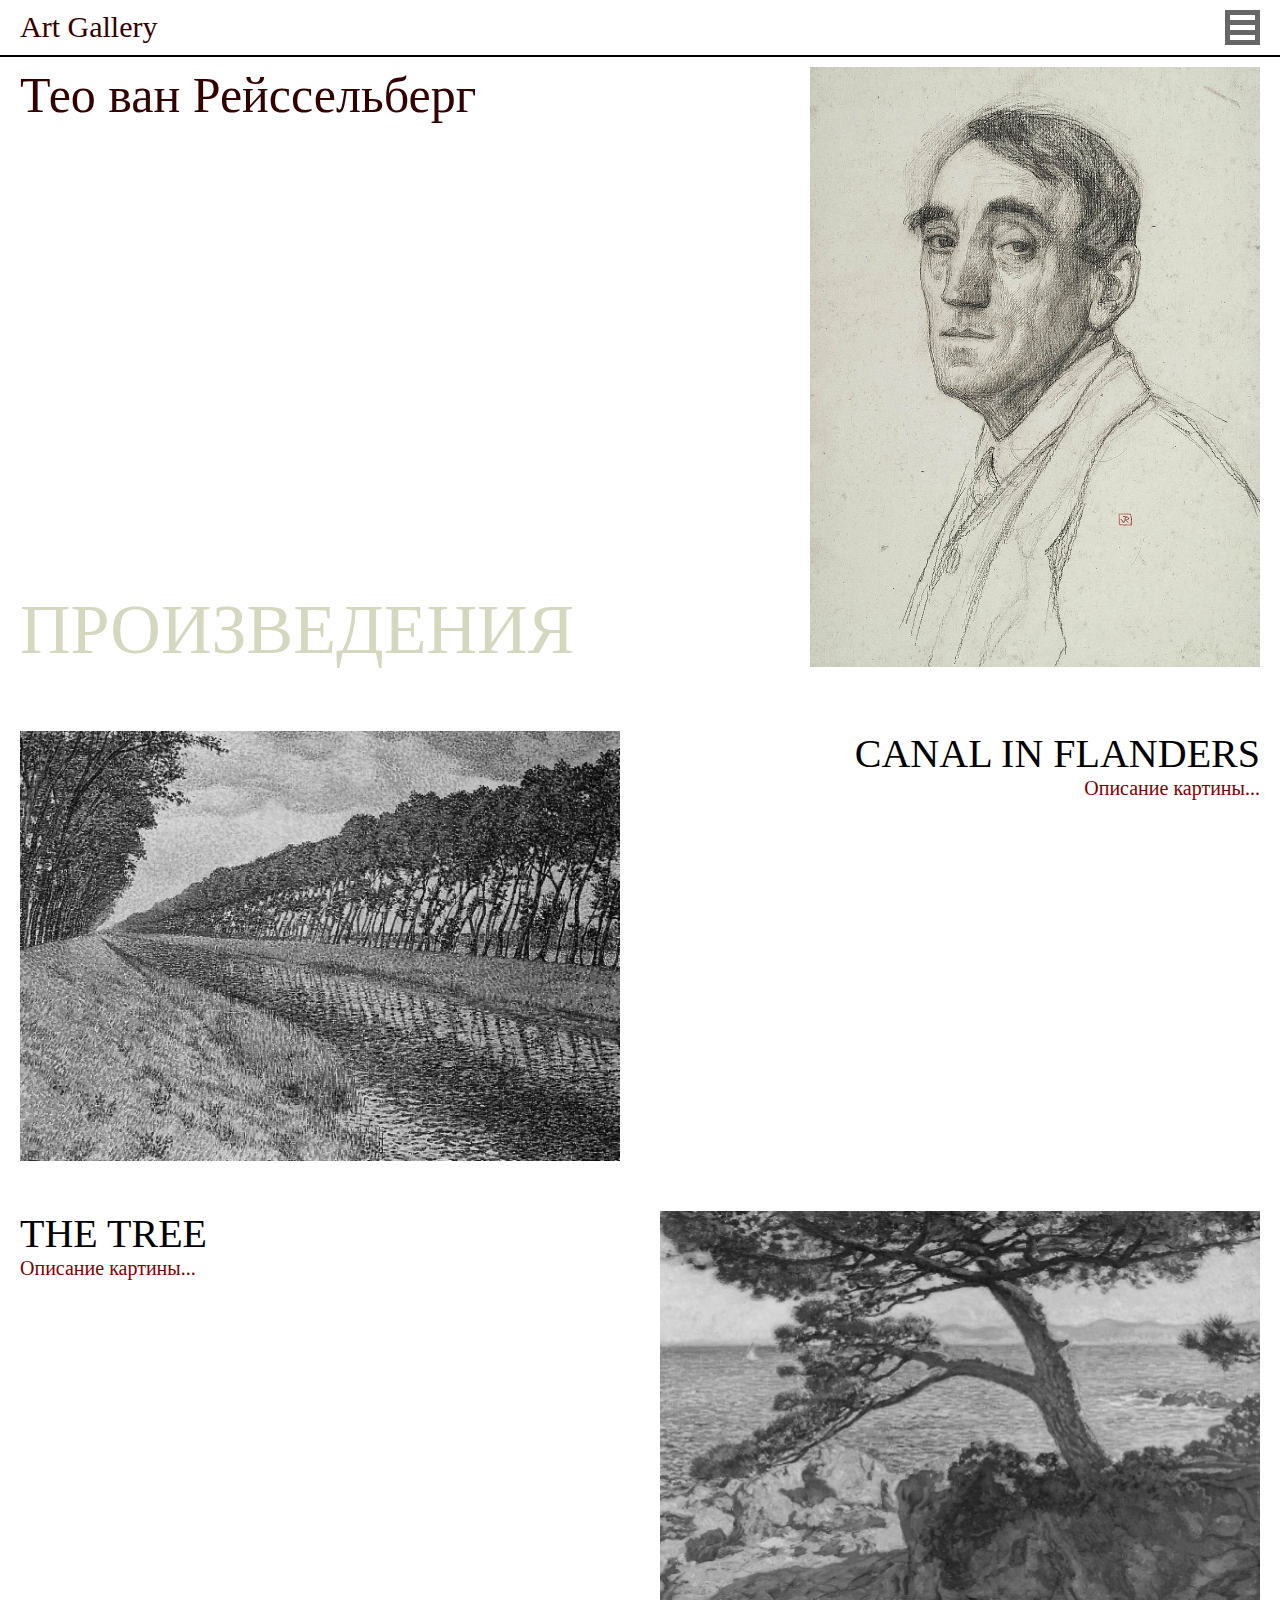
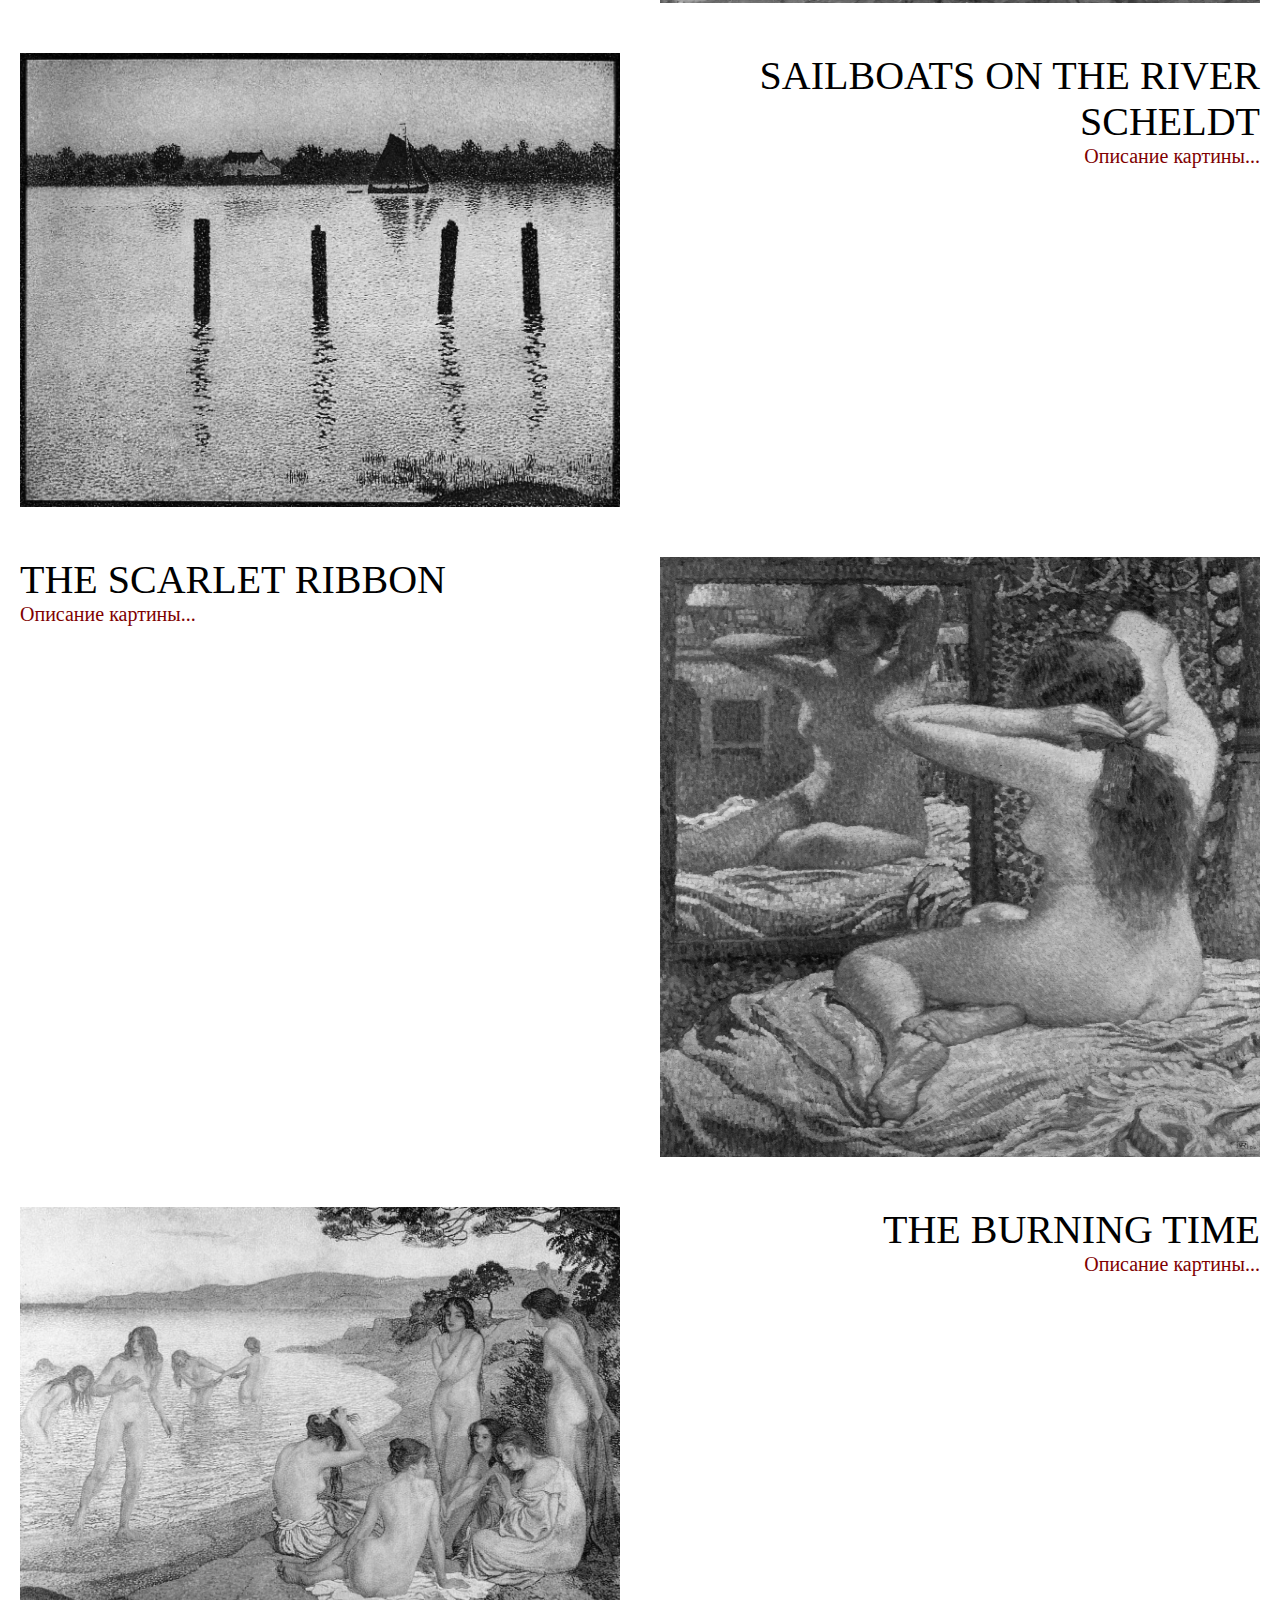
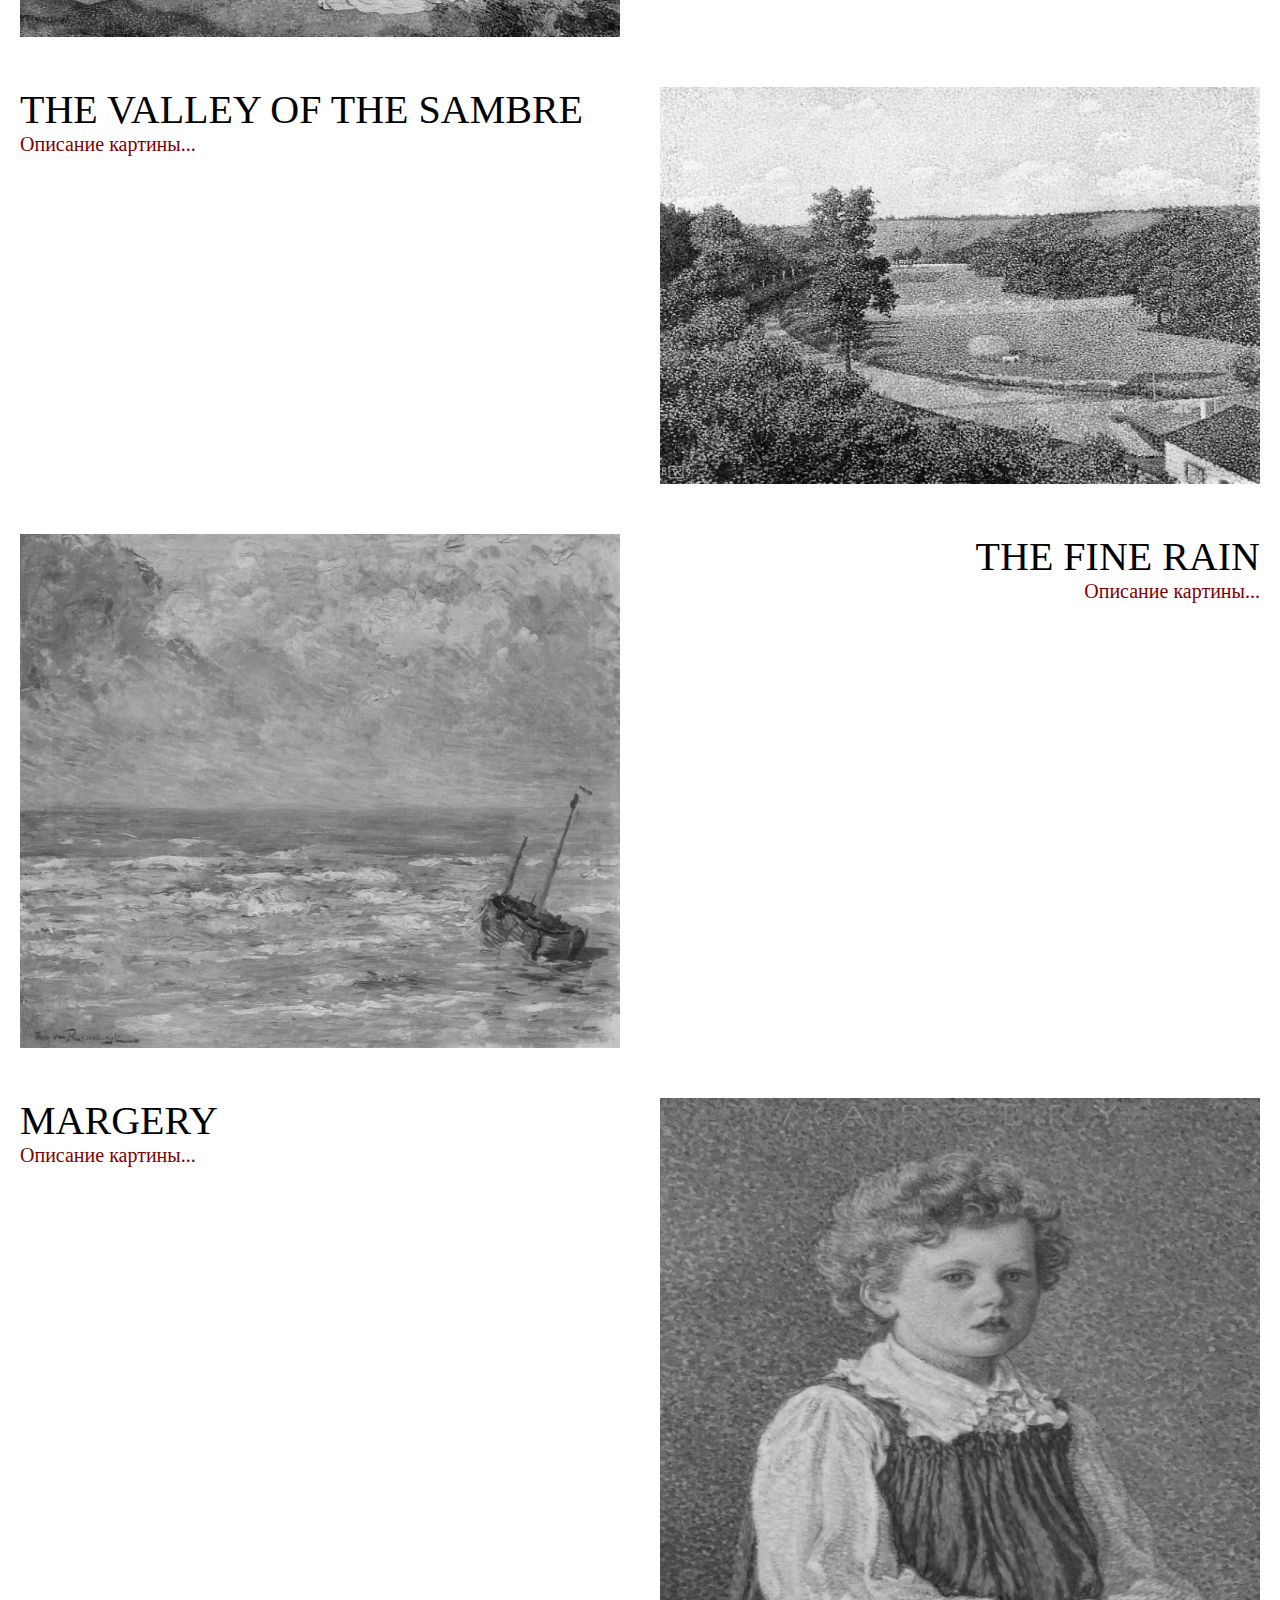
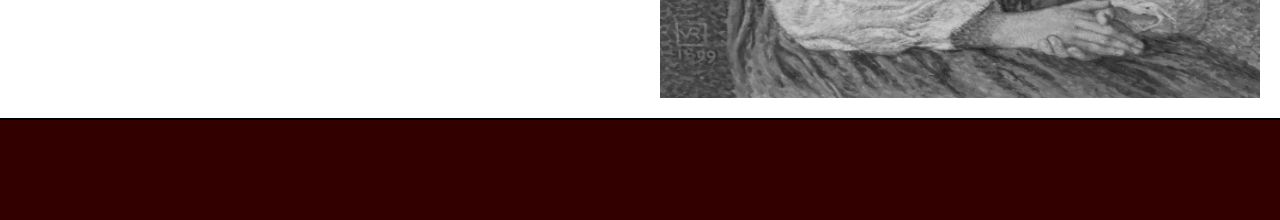
<file: index.html>
<!DOCTYPE html>
<html>
<head>
  <meta name="viewport" content="width=device-width, initial-scale=1"/>
  <!--<link rel="icon" href="/favicon.ico">-->
  <link rel="stylesheet" type="text/css" href="style.css">
  <link rel="stylesheet" type="text/css" href="./normalize.css">
  <meta charset="utf-8">
  <title>Тео ван Рейссельберг</title>
</head>
<body>
<div class="header-wrapper">
  <div class="header-title">
    <span>Art Gallery</span>
    <input type="checkbox" id="hmt" class="hidden-menu-ticker">
    <label class="btn-menu" for="hmt">
      <span class="first"></span>
      <span class="second"></span>
      <span class="third"></span>
    </label>
    <ul class="hidden-menu">
      <li><a href="#canal-in-flanders">Canal in flanders</a></li>
      <li><a href="#theTree">The tree</a></li>
      <li><a href="#sailboats-on-the-river-scheldt">Sailboats on the river scheldt</a></li>
      <li><a href="#the-scarlet-ribbon">The scarlet ribbon</a></li>
      <li><a href="#the-burning-time">The burning time</a></li>
      <li><a href="#the-valley-of-the-sambre">The valley of the sambre</a></li>
      <li><a href="#theFineRain">The fine rain</a></li>
      <li><a href="#margery">Margery</a></li>
    </ul>
  </div>
  <div class="header">
    <div class="header-info">
      <span class="author-name">Тео ван Рейссельберг</span>
      <p class="sub-title">произведения</p>
    </div>
    <div class="header-pic">
      <img src="assets/portrait_Teo.jpg"  alt="Тео ван Рейссельберг"/>
    </div>
  </div>
</div>
<div class="pics-gallery">
  <div class="pic-block" id="canal-in-flanders">
    <div class="block-header">
      <span class="pic-name">Canal in flanders</span>
      <span class="description"><a href="picturePages/canalInFlanders.html">Описание картины...</a></span>
    </div>
    <img class="pic canal-in-flanders" src="assets/canal-in-flanders.jpg" alt="Canal in flanders" />
  </div>
  <div class="pic-block" id="theTree">
    <div class="block-header">
      <span class="pic-name">The tree</span>
      <span class="description"><a href="picturePages/theTree.html">Описание картины...</a></span>
    </div>
    <img class="pic tree" src="assets/tree.png" alt="The tree" />
  </div>
  <div class="pic-block" id="sailboats-on-the-river-scheldt">
    <div class="block-header">
      <span class="pic-name">Sailboats on the river scheldt</span>
      <span class="description"><a href="picturePages/sailboatsOnTheRiverScheldt.html">Описание картины...</a></span>
    </div>
    <img class="pic sailboats-on-the-river-scheldt" src="assets/sailboats-on-the-river-scheldt.jpg" alt="Sailboats on the river scheldt" />
  </div>
  <div class="pic-block" id="the-scarlet-ribbon">
    <div class="block-header">
      <span class="pic-name">The scarlet ribbon</span>
      <span class="description"><a href="picturePages/theScarletRibbon.html">Описание картины...</a></span>
    </div>
    <img class="pic the-scarlet-ribbon" src="assets/the-scarlet-ribbon.jpg" alt="The scarlet ribbon" />
  </div>
  <div class="pic-block" id="the-burning-time">
    <div class="block-header">
      <span class="pic-name">The burning time</span>
      <span class="description"><a href="picturePages/theBurningTime.html">Описание картины...</a></span>
    </div>
    <img class="pic the-burning-time" src="assets/the-burning-time.jpg" alt="The burning time" />
  </div>
  <div class="pic-block" id="the-valley-of-the-sambre">
    <div class="block-header">
      <span class="pic-name">The valley of the sambre</span>
      <span class="description"><a href="picturePages/theValleyOfTheSambre.html">Описание картины...</a></span>
    </div>
    <img class="pic the-valley-of-the-sambre" src="assets/the-valley-of-the-sambre.jpg" alt="The valley of the sambre" />
  </div>
  <div class="pic-block" id="theFineRain">
    <div class="block-header">
      <span class="pic-name">The fine rain</span>
      <span class="description"><a href="picturePages/theFineRain.html">Описание картины...</a></span>
    </div>
    <img class="pic fine-rain" src="assets/fine-rain.png" alt="The fine rain" />
  </div>
  <div class="pic-block" id="margery">
    <div class="block-header">
      <span class="pic-name">Margery</span>
      <span class="description"><a href="picturePages/margery.html">Описание картины...</a></span>
    </div>
    <img class="pic margery" src="assets/margery.png" alt="Margery" />
  </div>
</div>
<div class="footer"/>
</body>
</html>
</file>
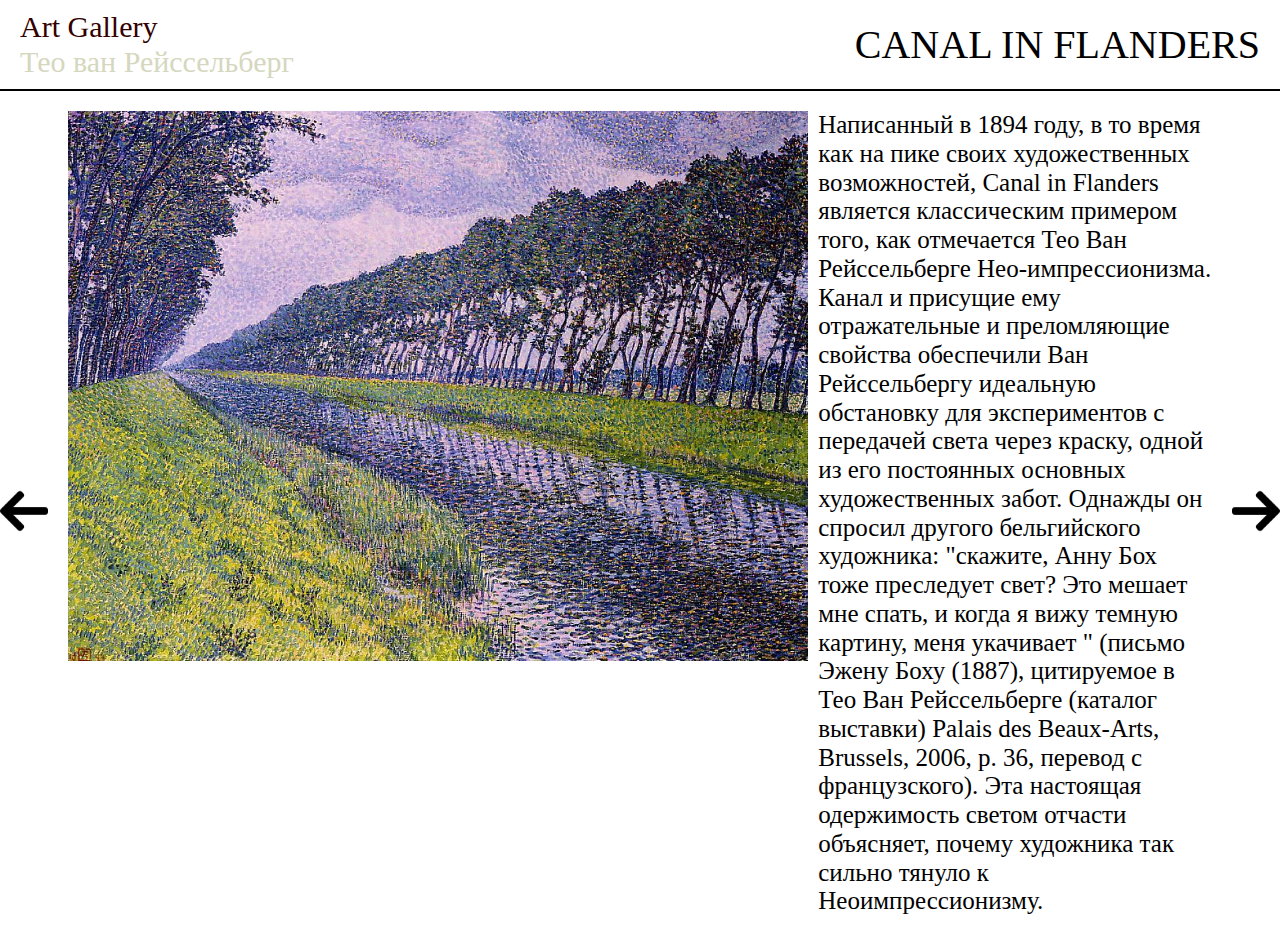
<file: picturePages/canalInFlanders.html>
<!DOCTYPE html>
<html>
<head>
  <meta name="viewport" content="width=device-width, initial-scale=1"/>
  <!--<link rel="icon" href="/favicon.ico">-->
  <link rel="stylesheet" type="text/css" href="./index.css">
  <link rel="stylesheet" type="text/css" href="../normalize.css">
  <meta charset="utf-8">
  <title>Тео ван Рейссельберг</title>
</head>
<body>
<div class="gallery-card">
  <div class="card-header">
    <div class="left">
      <span class="project-name"><a href="../index.html">Art Gallery</a></span>
      <span class="author-name">Тео ван Рейссельберг</span>
    </div>
    <span class="pic-name">Canal in flanders</span>
  </div>
  <div class="card-wrapper">
    <div class="left-arrow arrow desktop">
      <a href="./margery.html">
        <img class="left-arrow-img" src="../assets/arrow.png" alt="arrow"/>
      </a>
    </div>
    <div class="card">
      <div class="big-pic">
        <a  href="../assets/canal-in-flanders.jpg" class="ulightbox"><img class="pic" src="../assets/canal-in-flanders.jpg" alt="Canal in flanders" /></a>
      </div>
      <div class="card-description">
        Написанный в 1894 году, в то время как на пике своих художественных возможностей, Canal in Flanders является классическим примером того, как отмечается Тео Ван Рейссельберге Нео-импрессионизма.
        Канал и присущие ему отражательные и преломляющие свойства обеспечили Ван Рейссельбергу идеальную обстановку для экспериментов с передачей света через краску, одной из его постоянных основных художественных забот. Однажды он спросил другого бельгийского художника: "скажите, Анну Бох тоже преследует свет? Это мешает мне спать, и когда я вижу темную картину, меня укачивает " (письмо Эжену Боху (1887), цитируемое в Тео Ван Рейссельберге (каталог выставки) Palais des Beaux-Arts, Brussels, 2006, p. 36, перевод с французского). Эта настоящая одержимость светом отчасти объясняет, почему художника так сильно тянуло к Неоимпрессионизму.
      </div>
    </div>
    <div class="right-arrow arrow desktop">
      <a href="./theTree.html">
        <img class="right-arrow-img" src="../assets/arrow.png" alt="arrow"/>
      </a>
    </div>
    <div class="arrows-pad">
      <div class="left-arrow arrow">
        <a href="./margery.html">
          <img class="left-arrow-img" src="../assets/arrow.png" alt="arrow"/>
        </a>
      </div>
      <div class="right-arrow arrow">
        <a href="./theTree.html">
          <img class="right-arrow-img" src="../assets/arrow.png" alt="arrow"/>
        </a>
      </div>
    </div>
  </div>
</div>
</body>
</html>
</file>
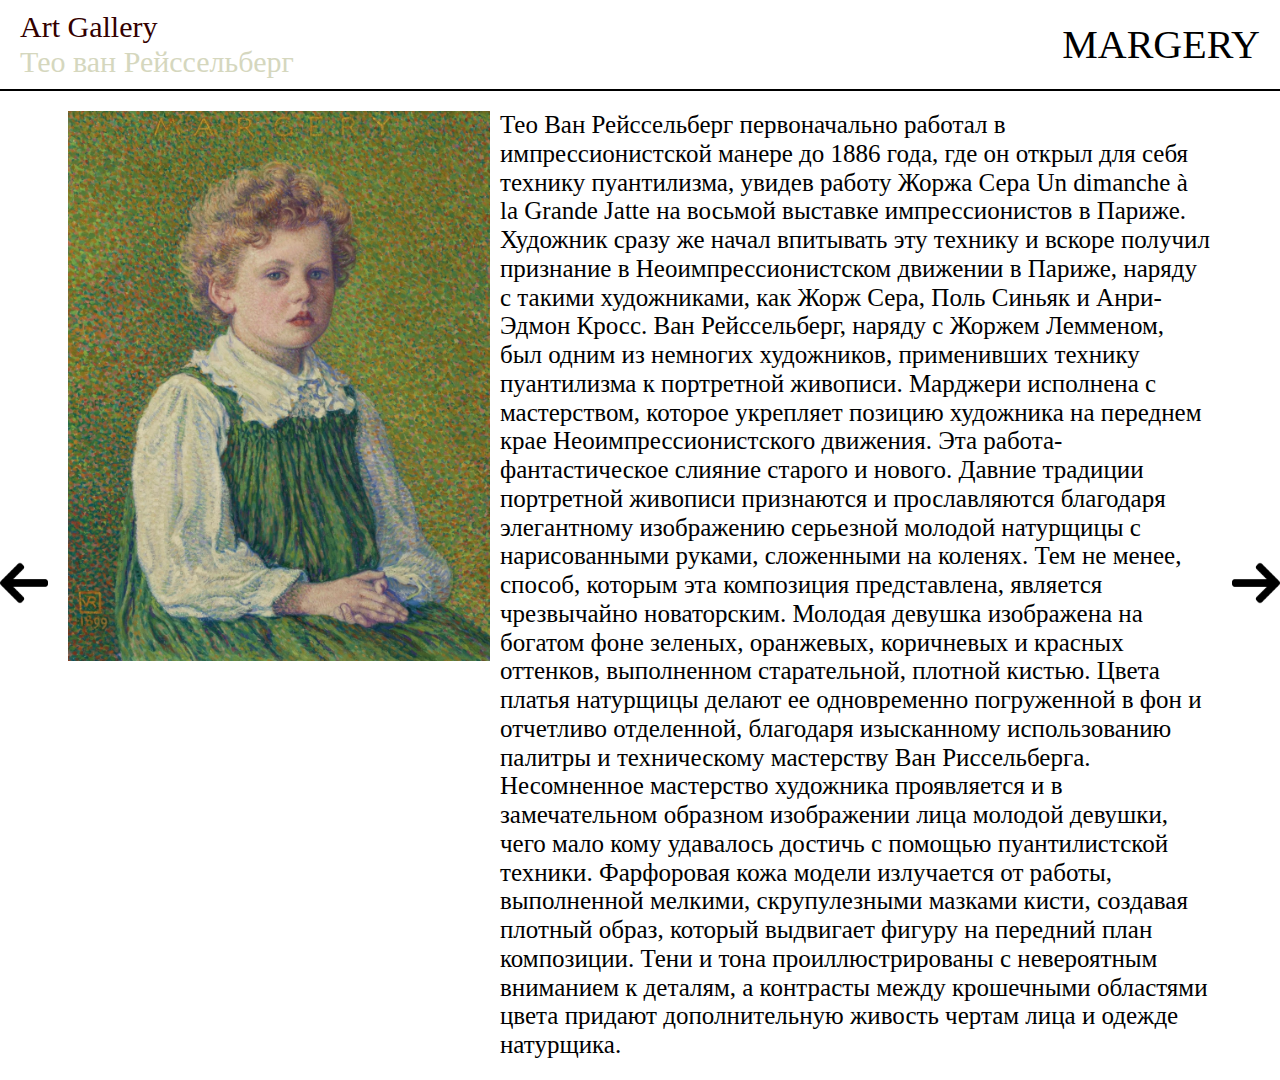
<file: picturePages/margery.html>
<!DOCTYPE html>
<html>
<head>
  <meta name="viewport" content="width=device-width, initial-scale=1"/>
  <!--<link rel="icon" href="/favicon.ico">-->
  <link rel="stylesheet" type="text/css" href="./index.css">
  <link rel="stylesheet" type="text/css" href="../normalize.css">
  <meta charset="utf-8">
  <title>Тео ван Рейссельберг</title>
</head>
<body>
<div class="gallery-card">
  <div class="card-header">
    <div class="left">
      <span class="project-name"><a href="../index.html">Art Gallery</a></span>
      <span class="author-name">Тео ван Рейссельберг</span>
    </div>
    <span class="pic-name">Margery</span>
  </div>
  <div class="card-wrapper">
    <div class="left-arrow arrow desktop">
      <a href="./theFineRain.html">
        <img class="left-arrow-img" src="../assets/arrow.png" alt="arrow"/>
      </a>
    </div>
    <div class="card">
      <div class="big-pic">
        <a href="../assets/margery.png" class="ulightbox"><img class="pic" src="../assets/margery.png" alt="Margery"/></a>
      </div>
      <div class="card-description">
        Тео Ван Рейссельберг первоначально работал в импрессионистской манере до 1886 года, где он открыл для себя технику пуантилизма, увидев работу Жоржа Сера Un dimanche à la Grande Jatte на восьмой выставке импрессионистов в Париже.
        Художник сразу же начал впитывать эту технику и вскоре получил признание в Неоимпрессионистском движении в Париже, наряду с такими художниками, как Жорж Сера, Поль Синьяк и Анри-Эдмон Кросс.
        Ван Рейссельберг, наряду с Жоржем Лемменом, был одним из немногих художников, применивших технику пуантилизма к портретной живописи. Марджери исполнена с мастерством, которое укрепляет позицию художника на переднем крае
        Неоимпрессионистского движения. Эта работа-фантастическое слияние старого и нового. Давние традиции портретной живописи признаются и прославляются благодаря элегантному изображению серьезной молодой натурщицы с нарисованными руками,
        сложенными на коленях. Тем не менее, способ, которым эта композиция представлена, является чрезвычайно новаторским. Молодая девушка изображена на богатом фоне зеленых, оранжевых, коричневых и красных оттенков, выполненном
        старательной, плотной кистью. Цвета платья натурщицы делают ее одновременно погруженной в фон и отчетливо отделенной, благодаря изысканному использованию палитры и техническому мастерству Ван Риссельберга. Несомненное мастерство
        художника проявляется и в замечательном образном изображении лица молодой девушки, чего мало кому удавалось достичь с помощью пуантилистской техники. Фарфоровая кожа модели излучается от работы, выполненной мелкими, скрупулезными
        мазками кисти, создавая плотный образ, который выдвигает фигуру на передний план композиции. Тени и тона проиллюстрированы с невероятным вниманием к деталям, а контрасты между крошечными областями цвета придают дополнительную
        живость чертам лица и одежде натурщика.
      </div>
    </div>
    <div class="right-arrow arrow desktop">
      <a href="./canalInFlanders.html">
        <img class="right-arrow-img" src="../assets/arrow.png" alt="arrow"/>
      </a>
    </div>
    <div class="arrows-pad">
      <div class="left-arrow arrow">
        <a href="./theFineRain.html">
          <img class="left-arrow-img" src="../assets/arrow.png" alt="arrow"/>
        </a>
      </div>
      <div class="right-arrow arrow">
        <a href="./canalInFlanders.html">
          <img class="right-arrow-img" src="../assets/arrow.png" alt="arrow"/>
        </a>
      </div>
    </div>
  </div>
</div>
</body>
</html>
</file>
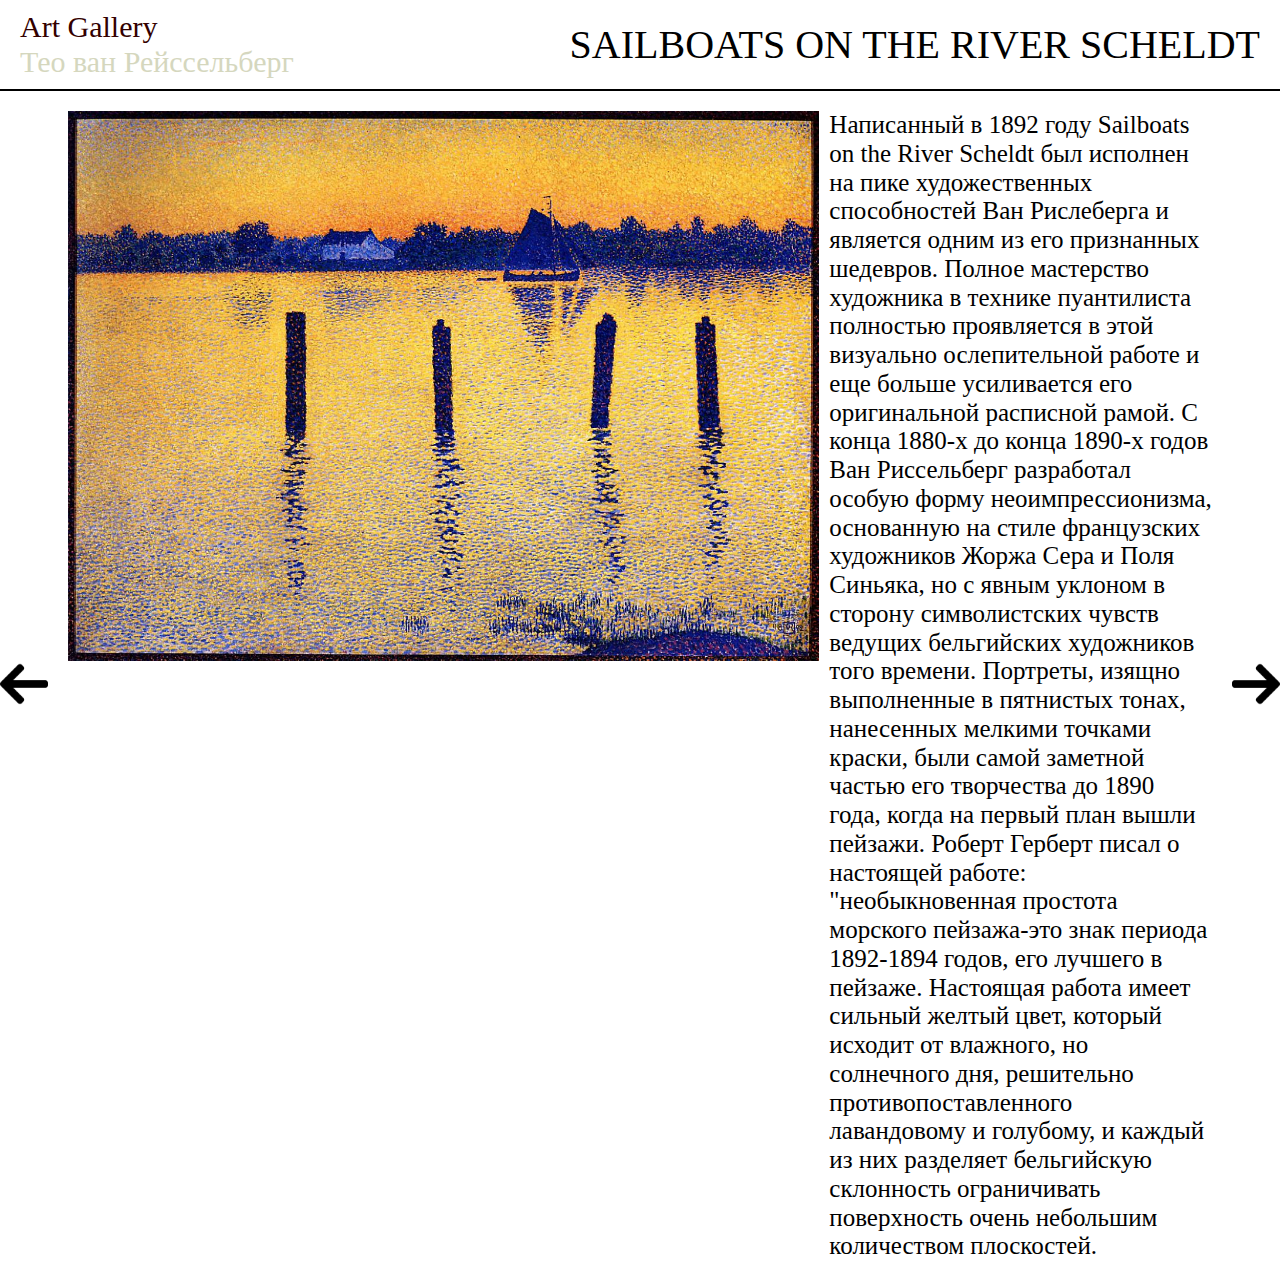
<file: picturePages/sailboatsOnTheRiverScheldt.html>
<!DOCTYPE html>
<html>
<head>
  <meta name="viewport" content="width=device-width, initial-scale=1"/>
  <!--<link rel="icon" href="/favicon.ico">-->
  <link rel="stylesheet" type="text/css" href="./index.css">
  <link rel="stylesheet" type="text/css" href="../normalize.css">
  <meta charset="utf-8">
  <title>Тео ван Рейссельберг</title>
</head>
<body>
<div class="gallery-card">
  <div class="card-header">
    <div class="left">
      <span class="project-name"><a href="../index.html">Art Gallery</a></span>
      <span class="author-name">Тео ван Рейссельберг</span>
    </div>
    <span class="pic-name">Sailboats on the river scheldt</span>
  </div>
  <div class="card-wrapper">
    <div class="left-arrow arrow desktop">
      <a href="./theTree.html">
        <img class="left-arrow-img" src="../assets/arrow.png" alt="arrow"/>
      </a>
    </div>
    <div class="card">
      <div class="big-pic">
        <a href="../assets/canal-in-flanders.jpg" class="ulightbox"><img class="pic" src="../assets/sailboats-on-the-river-scheldt.jpg" alt="Canal in flanders"/></a>
      </div>
      <div class="card-description">
        Написанный в 1892 году Sailboats on the River Scheldt был исполнен на пике художественных способностей Ван Рислеберга и является одним из его признанных шедевров. Полное мастерство художника в технике пуантилиста полностью
        проявляется в этой визуально ослепительной работе и еще больше усиливается его оригинальной расписной рамой. С конца 1880-х до конца 1890-х годов Ван Риссельберг разработал особую форму неоимпрессионизма, основанную на стиле
        французских художников Жоржа Сера и Поля Синьяка, но с явным уклоном в сторону символистских чувств ведущих бельгийских художников того времени. Портреты, изящно выполненные в пятнистых тонах, нанесенных мелкими точками краски, были
        самой заметной частью его творчества до 1890 года, когда на первый план вышли пейзажи. Роберт Герберт писал о настоящей работе: "необыкновенная простота морского пейзажа-это знак периода 1892-1894 годов, его лучшего в пейзаже.
        Настоящая работа имеет сильный желтый цвет, который исходит от влажного, но солнечного дня, решительно противопоставленного лавандовому и голубому, и каждый из них разделяет бельгийскую склонность ограничивать поверхность очень
        небольшим количеством плоскостей.
      </div>
    </div>
    <div class="right-arrow arrow desktop">
      <a href="./theScarletRibbon.html">
        <img class="right-arrow-img" src="../assets/arrow.png" alt="arrow"/>
      </a>
    </div>
    <div class="arrows-pad">
      <div class="left-arrow arrow">
        <a href="./theTree.html">
          <img class="left-arrow-img" src="../assets/arrow.png" alt="arrow"/>
        </a>
      </div>
      <div class="right-arrow arrow">
        <a href="./theScarletRibbon.html">
          <img class="right-arrow-img" src="../assets/arrow.png" alt="arrow"/>
        </a>
      </div>
    </div>
  </div>
</div>
</body>
</html>
</file>
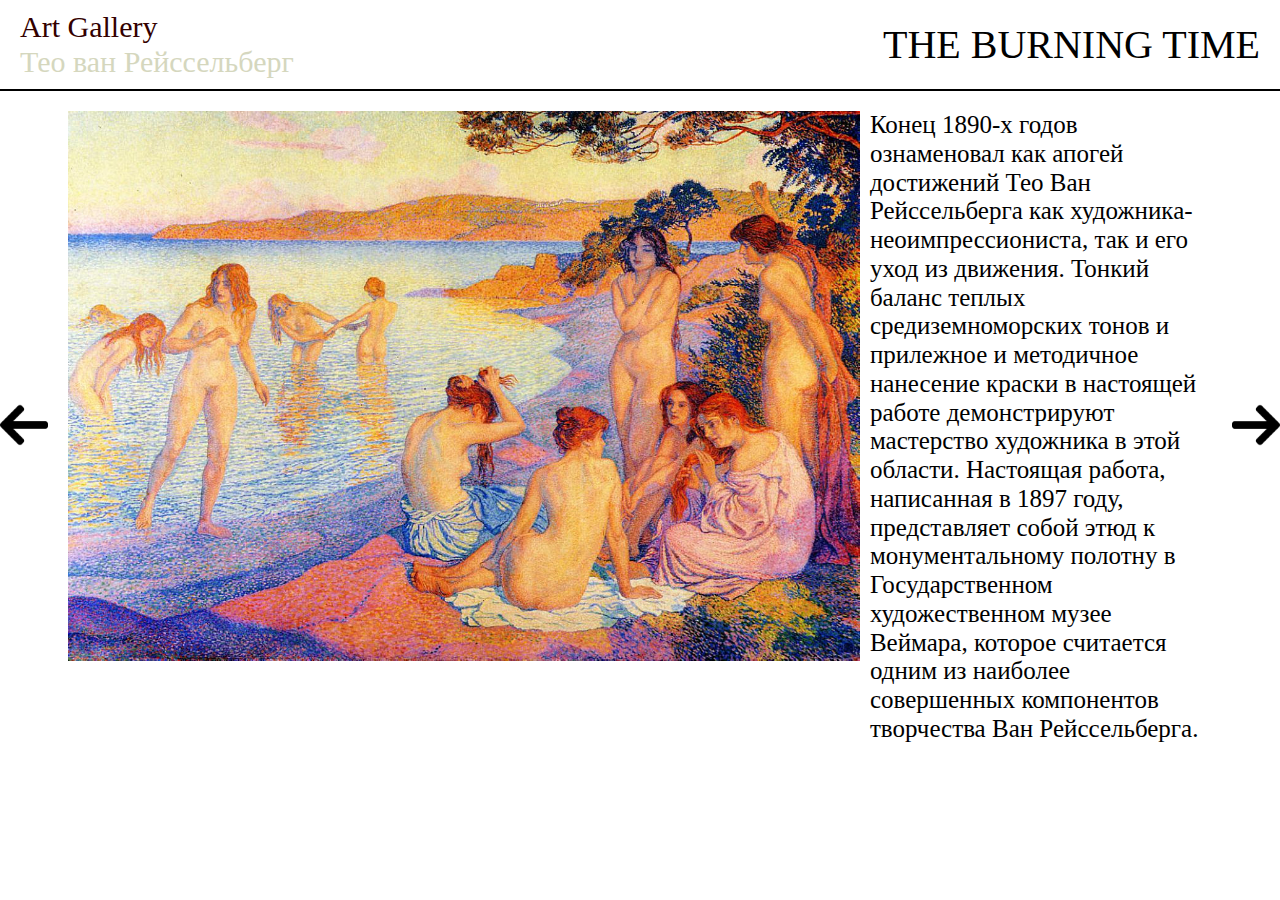
<file: picturePages/theBurningTime.html>
<!DOCTYPE html>
<html>
<head>
  <meta name="viewport" content="width=device-width, initial-scale=1"/>
  <!--<link rel="icon" href="/favicon.ico">-->
  <link rel="stylesheet" type="text/css" href="./index.css">
  <link rel="stylesheet" type="text/css" href="../normalize.css">
  <meta charset="utf-8">
  <title>Тео ван Рейссельберг</title>
</head>
<body>
<div class="gallery-card">
  <div class="card-header">
    <div class="left">
      <span class="project-name"><a href="../index.html">Art Gallery</a></span>
      <span class="author-name">Тео ван Рейссельберг</span>
    </div>
    <span class="pic-name">The burning time</span>
  </div>
  <div class="card-wrapper">
    <div class="left-arrow arrow desktop">
      <a href="./theScarletRibbon.html">
        <img class="left-arrow-img" src="../assets/arrow.png" alt="arrow"/>
      </a>
    </div>
    <div class="card">
      <div class="big-pic">
        <a href="../assets/canal-in-flanders.jpg" class="ulightbox"><img class="pic" src="../assets/the-burning-time.jpg" alt="Canal in flanders"/></a>
      </div>
      <div class="card-description">
        Конец 1890-х годов ознаменовал как апогей достижений Тео Ван Рейссельберга как художника-неоимпрессиониста, так и его уход из движения. Тонкий баланс теплых средиземноморских тонов и прилежное и методичное нанесение краски в настоящей
        работе демонстрируют мастерство художника в этой области. Настоящая работа, написанная в 1897 году, представляет собой этюд к монументальному полотну в Государственном художественном музее Веймара, которое считается одним из наиболее
        совершенных компонентов творчества Ван Рейссельберга.
      </div>
    </div>
    <div class="right-arrow arrow desktop">
      <a href="./theValleyOfTheSambre.html">
        <img class="right-arrow-img" src="../assets/arrow.png" alt="arrow"/>
      </a>
    </div>
    <div class="arrows-pad">
      <div class="left-arrow arrow">
        <a href="./theScarletRibbon.html">
          <img class="left-arrow-img" src="../assets/arrow.png" alt="arrow"/>
        </a>
      </div>
      <div class="right-arrow arrow">
        <a href="./theValleyOfTheSambre.html">
          <img class="right-arrow-img" src="../assets/arrow.png" alt="arrow"/>
        </a>
      </div>
    </div>
  </div>
</div>
</body>
</html>
</file>
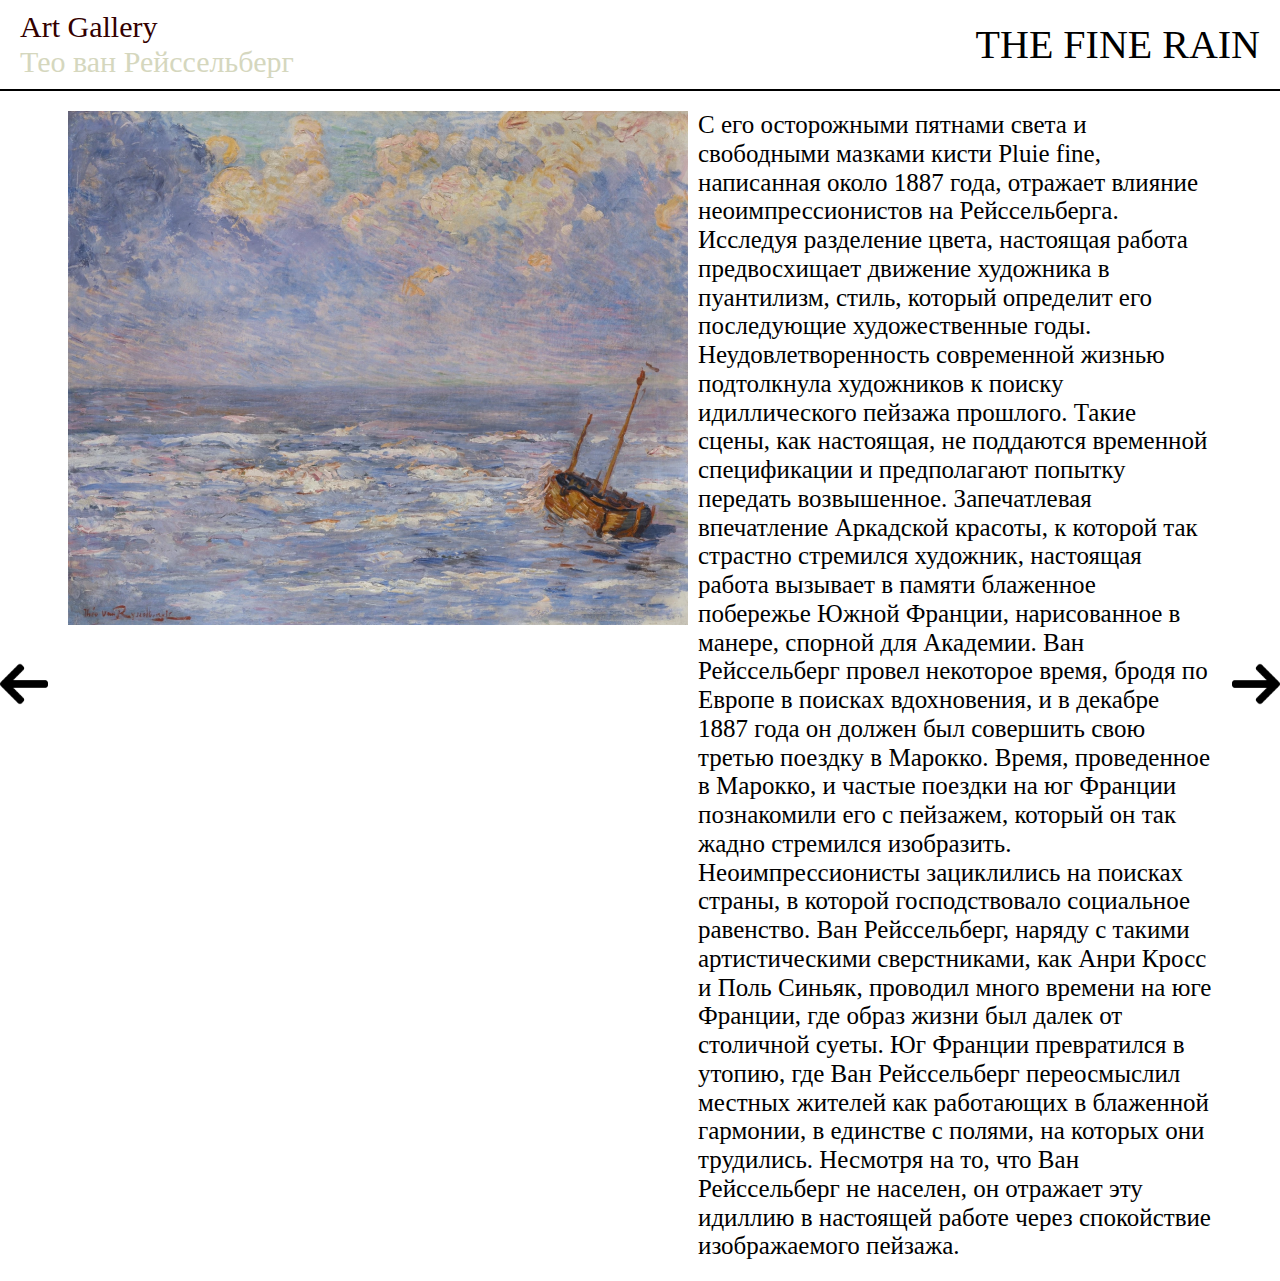
<file: picturePages/theFineRain.html>
<!DOCTYPE html>
<html>
<head>
  <meta name="viewport" content="width=device-width, initial-scale=1"/>
  <!--<link rel="icon" href="/favicon.ico">-->
  <link rel="stylesheet" type="text/css" href="./index.css">
  <link rel="stylesheet" type="text/css" href="../normalize.css">
  <meta charset="utf-8">
  <title>Тео ван Рейссельберг</title>
</head>
<body>
<div class="gallery-card">
  <div class="card-header">
    <div class="left">
      <span class="project-name"><a href="../index.html">Art Gallery</a></span>
      <span class="author-name">Тео ван Рейссельберг</span>
    </div>
    <span class="pic-name">The fine rain</span>
  </div>
  <div class="card-wrapper">
    <div class="left-arrow arrow desktop">
      <a href="./theValleyOfTheSambre.html">
        <img class="left-arrow-img" src="../assets/arrow.png" alt="arrow"/>
      </a>
    </div>
    <div class="card">
      <div class="big-pic">
        <a href="../assets/canal-in-flanders.jpg" class="ulightbox"><img class="pic" src="../assets/fine-rain.png" alt="Canal in flanders"/></a>
      </div>
      <div class="card-description">
        С его осторожными пятнами света и свободными мазками кисти Pluie fine, написанная около 1887 года, отражает влияние неоимпрессионистов на Рейссельберга. Исследуя разделение цвета, настоящая работа предвосхищает движение художника в
        пуантилизм, стиль, который определит его последующие художественные годы.
        Неудовлетворенность современной жизнью подтолкнула художников к поиску идиллического пейзажа прошлого. Такие сцены, как настоящая, не поддаются временной спецификации и предполагают попытку передать возвышенное. Запечатлевая
        впечатление Аркадской красоты, к которой так страстно стремился художник, настоящая работа вызывает в памяти блаженное побережье Южной Франции, нарисованное в манере, спорной для Академии. Ван Рейссельберг провел некоторое время,
        бродя по Европе в поисках вдохновения, и в декабре 1887 года он должен был совершить свою третью поездку в Марокко. Время, проведенное в Марокко, и частые поездки на юг Франции познакомили его с пейзажем, который он так жадно
        стремился изобразить.
        Неоимпрессионисты зациклились на поисках страны, в которой господствовало социальное равенство. Ван Рейссельберг, наряду с такими артистическими сверстниками, как Анри Кросс и Поль Синьяк, проводил много времени на юге Франции, где
        образ жизни был далек от столичной суеты. Юг Франции превратился в утопию, где Ван Рейссельберг переосмыслил местных жителей как работающих в блаженной гармонии, в единстве с полями, на которых они трудились. Несмотря на то, что Ван
        Рейссельберг не населен, он отражает эту идиллию в настоящей работе через спокойствие изображаемого пейзажа.
      </div>
    </div>
    <div class="right-arrow arrow desktop">
      <a href="./margery.html">
        <img class="right-arrow-img" src="../assets/arrow.png" alt="arrow"/>
      </a>
    </div>
    <div class="arrows-pad">
      <div class="left-arrow arrow">
        <a href="./theValleyOfTheSambre.html">
          <img class="left-arrow-img" src="../assets/arrow.png" alt="arrow"/>
        </a>
      </div>
      <div class="right-arrow arrow">
        <a href="./margery.html">
          <img class="right-arrow-img" src="../assets/arrow.png" alt="arrow"/>
        </a>
      </div>
    </div>
  </div>
</div>
</body>
</html>
</file>
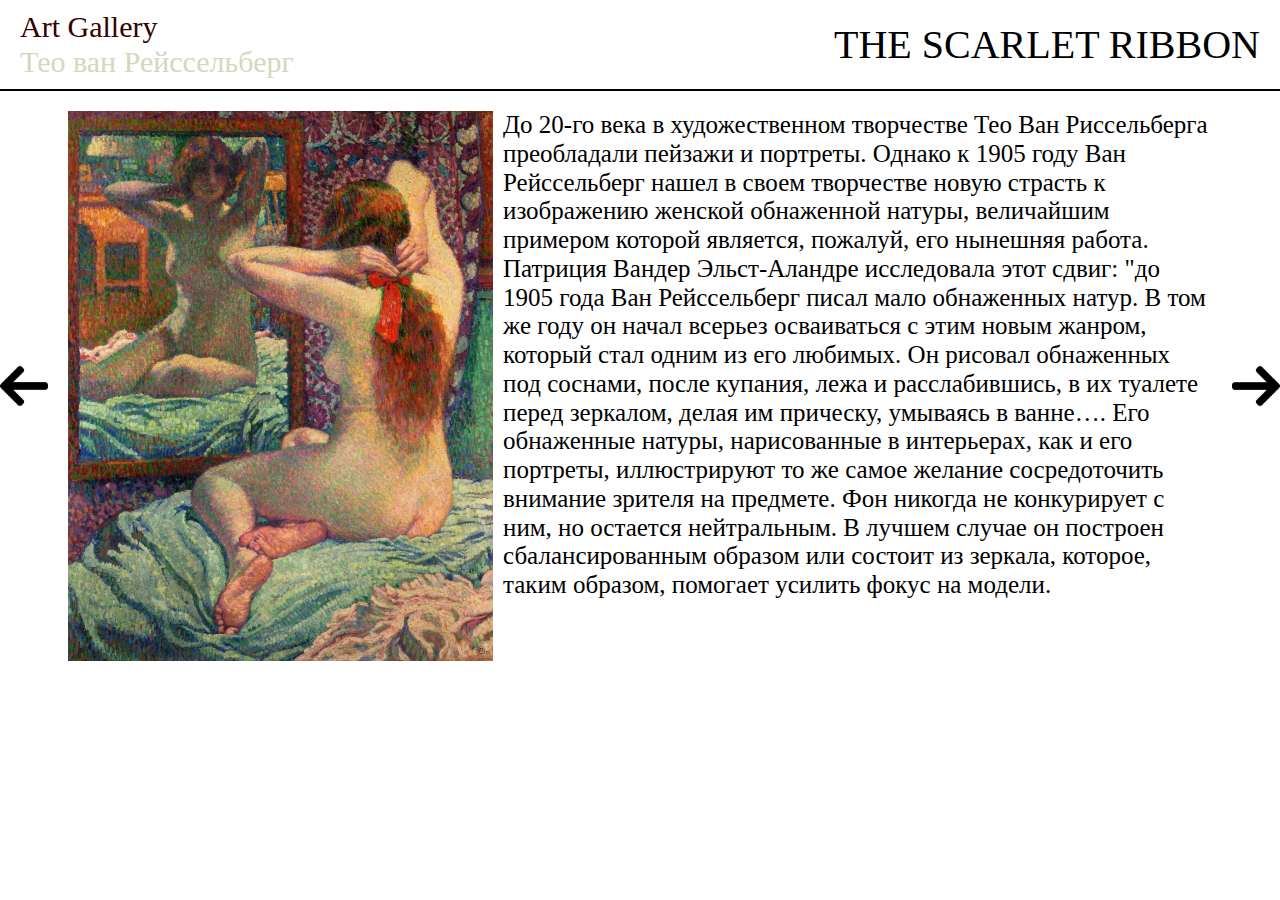
<file: picturePages/theScarletRibbon.html>
<!DOCTYPE html>
<html>
<head>
  <meta name="viewport" content="width=device-width, initial-scale=1"/>
  <!--<link rel="icon" href="/favicon.ico">-->
  <link rel="stylesheet" type="text/css" href="./index.css">
  <link rel="stylesheet" type="text/css" href="../normalize.css">
  <meta charset="utf-8">
  <title>Тео ван Рейссельберг</title>
</head>
<body>
<div class="gallery-card">
  <div class="card-header">
    <div class="left">
      <span class="project-name"><a href="../index.html">Art Gallery</a></span>
      <span class="author-name">Тео ван Рейссельберг</span>
    </div>
    <span class="pic-name">The scarlet ribbon</span>
  </div>
  <div class="card-wrapper">
    <div class="left-arrow arrow desktop">
      <a href="./sailboatsOnTheRiverScheldt.html">
        <img class="left-arrow-img" src="../assets/arrow.png" alt="arrow"/>
      </a>
    </div>
    <div class="card">
      <div class="big-pic">
        <a href="../assets/canal-in-flanders.jpg" class="ulightbox"><img class="pic" src="../assets/the-scarlet-ribbon.jpg" alt="Canal in flanders"/></a>
      </div>
      <div class="card-description">
        До 20-го века в художественном творчестве Тео Ван Риссельберга преобладали пейзажи и портреты. Однако к 1905 году Ван Рейссельберг нашел в своем творчестве новую страсть к изображению женской обнаженной натуры, величайшим примером
        которой является, пожалуй, его нынешняя работа. Патриция Вандер Эльст-Аландре исследовала этот сдвиг: "до 1905 года Ван Рейссельберг писал мало обнаженных натур. В том же году он начал всерьез осваиваться с этим новым жанром,
        который
        стал одним из его любимых. Он рисовал обнаженных под соснами, после купания, лежа и расслабившись, в их туалете перед зеркалом, делая им прическу, умываясь в ванне…. Его обнаженные натуры, нарисованные в интерьерах, как и его
        портреты, иллюстрируют то же самое желание сосредоточить внимание зрителя на предмете. Фон никогда не конкурирует с ним, но остается нейтральным. В лучшем случае он построен сбалансированным образом или состоит из зеркала, которое,
        таким образом, помогает усилить фокус на модели.
      </div>
    </div>
    <div class="right-arrow arrow desktop">
      <a href="./theBurningTime.html">
        <img class="right-arrow-img" src="../assets/arrow.png" alt="arrow"/>
      </a>
    </div>
    <div class="arrows-pad">
      <div class="left-arrow arrow">
        <a href="./sailboatsOnTheRiverScheldt.html">
          <img class="left-arrow-img" src="../assets/arrow.png" alt="arrow"/>
        </a>
      </div>
      <div class="right-arrow arrow">
        <a href="./theBurningTime.html">
          <img class="right-arrow-img" src="../assets/arrow.png" alt="arrow"/>
        </a>
      </div>
    </div>
  </div>
</div>
</body>
</html>
</file>
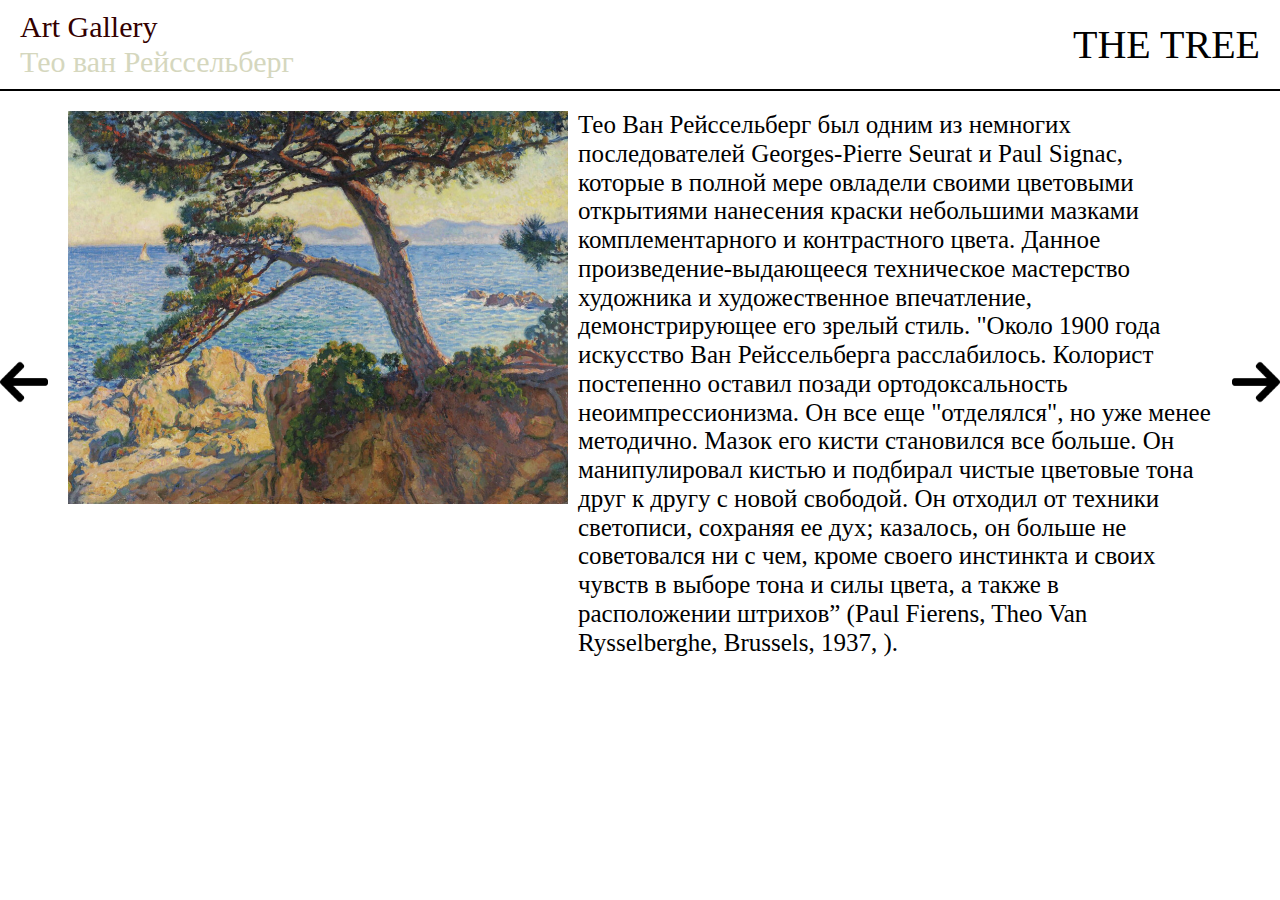
<file: picturePages/theTree.html>
<!DOCTYPE html>
<html>
<head>
  <meta name="viewport" content="width=device-width, initial-scale=1"/>
  <!--<link rel="icon" href="/favicon.ico">-->
  <link rel="stylesheet" type="text/css" href="./index.css">
  <link rel="stylesheet" type="text/css" href="../normalize.css">
  <meta charset="utf-8">
  <title>Тео ван Рейссельберг</title>
</head>
<body>
<div class="gallery-card">
  <div class="card-header">
    <div class="left">
      <span class="project-name"><a href="../index.html">Art Gallery</a></span>
      <span class="author-name">Тео ван Рейссельберг</span>
    </div>
    <span class="pic-name">The tree</span>
  </div>
  <div class="card-wrapper">
    <div class="left-arrow arrow desktop">
      <a href="./canalInFlanders.html">
        <img class="left-arrow-img" src="../assets/arrow.png" alt="arrow"/>
      </a>
    </div>
    <div class="card">
      <div class="big-pic">
        <a href="../assets/canal-in-flanders.jpg" class="ulightbox"><img class="pic" src="../assets/tree.png" alt="Canal in flanders"/></a>
      </div>
      <div class="card-description">
        Тео Ван Рейссельберг был одним из немногих последователей Georges-Pierre Seurat и Paul Signac, которые в полной мере овладели своими цветовыми открытиями нанесения краски небольшими мазками комплементарного и контрастного цвета.
        Данное произведение-выдающееся техническое мастерство художника и художественное впечатление, демонстрирующее его зрелый стиль. "Около 1900 года искусство Ван Рейссельберга расслабилось. Колорист постепенно оставил позади
        ортодоксальность неоимпрессионизма. Он все еще "отделялся", но уже менее методично. Мазок его кисти становился все больше. Он манипулировал кистью и подбирал чистые цветовые тона друг к другу с новой свободой. Он отходил от техники
        светописи, сохраняя ее дух; казалось, он больше не советовался ни с чем, кроме своего инстинкта и своих чувств в выборе тона и силы цвета, а также в расположении штрихов” (Paul Fierens, Theo Van Rysselberghe, Brussels, 1937, ).
      </div>
    </div>
    <div class="right-arrow arrow desktop">
      <a href="./sailboatsOnTheRiverScheldt.html">
        <img class="right-arrow-img" src="../assets/arrow.png" alt="arrow"/>
      </a>
    </div>
    <div class="arrows-pad">
      <div class="left-arrow arrow">
        <a href="./canalInFlanders.html">
          <img class="left-arrow-img" src="../assets/arrow.png" alt="arrow"/>
        </a>
      </div>
      <div class="right-arrow arrow">
        <a href="./sailboatsOnTheRiverScheldt.html">
          <img class="right-arrow-img" src="../assets/arrow.png" alt="arrow"/>
        </a>
      </div>
    </div>
  </div>
</div>
</body>
</html>
</file>
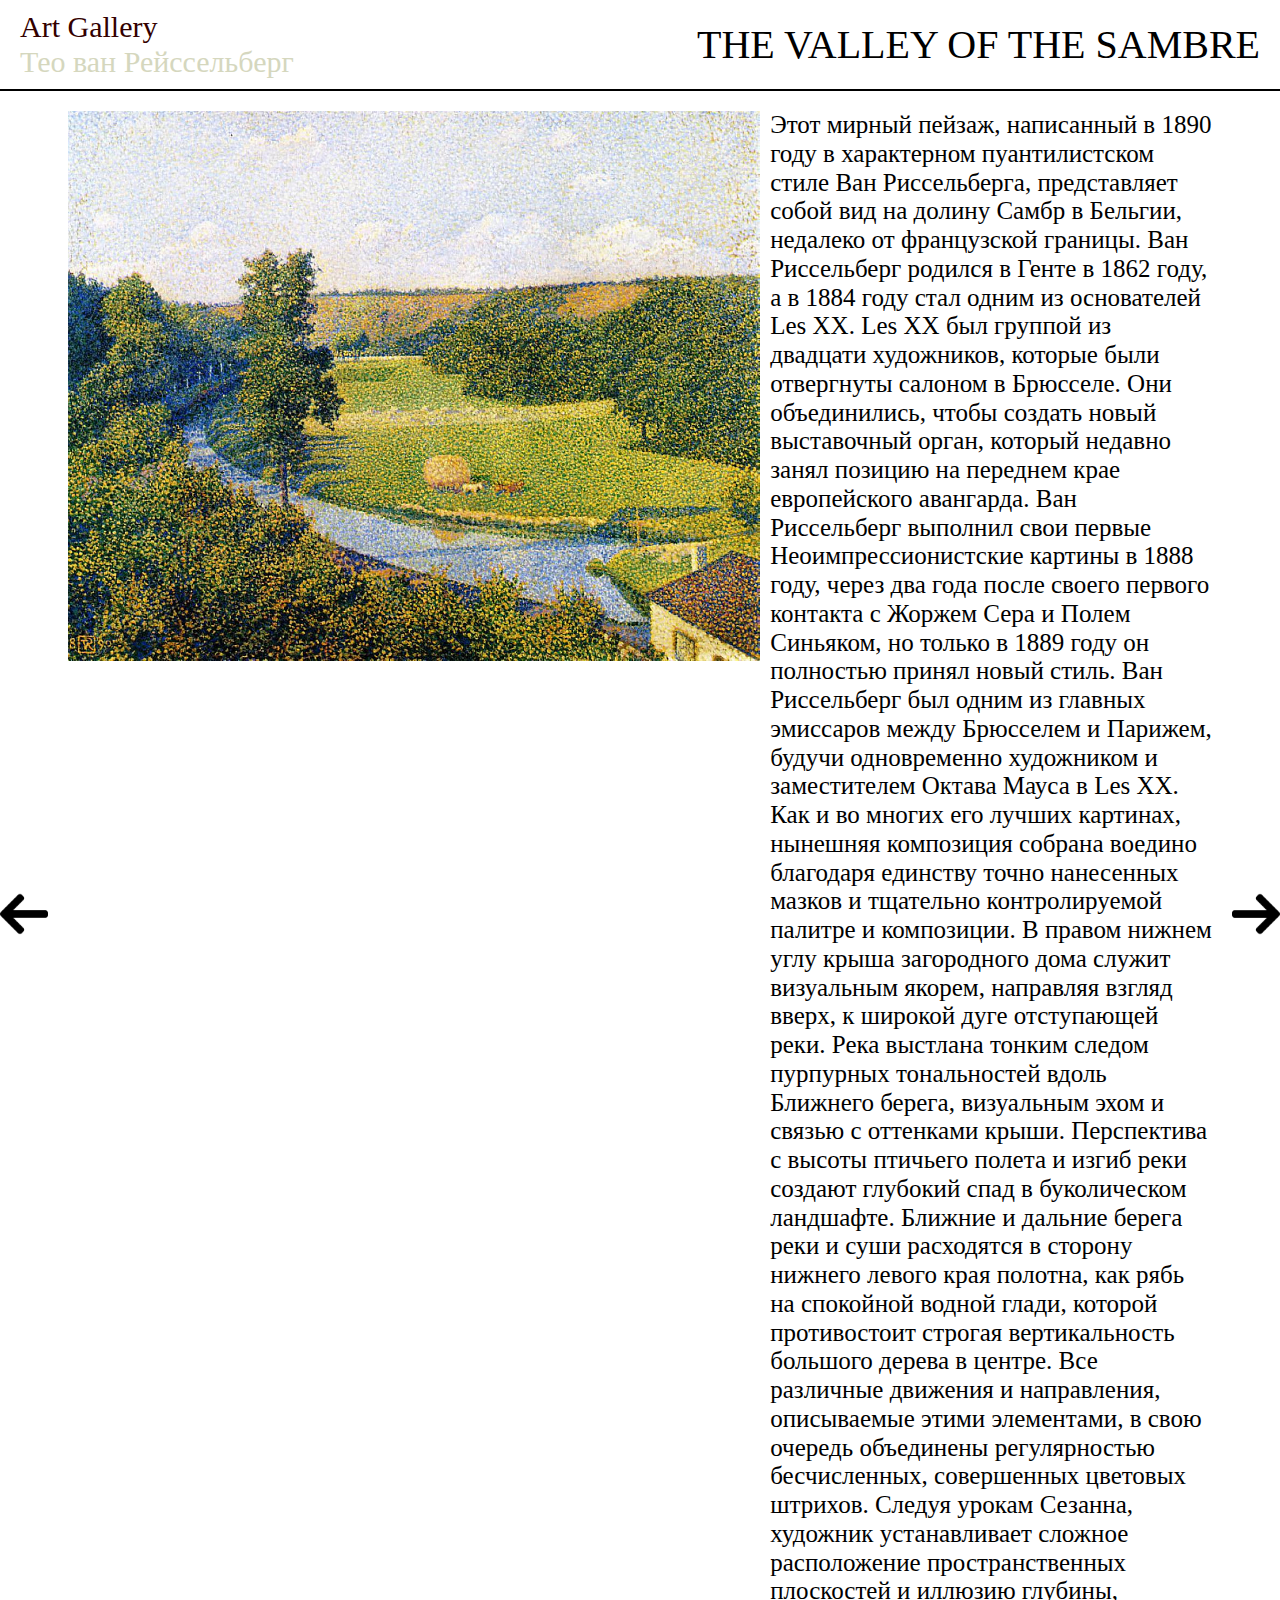
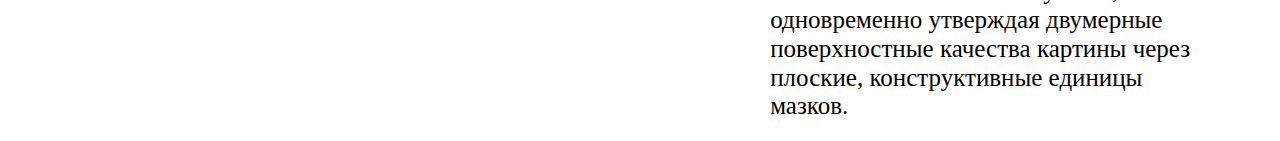
<file: picturePages/theValleyOfTheSambre.html>
<!DOCTYPE html>
<html>
<head>
  <meta name="viewport" content="width=device-width, initial-scale=1"/>
  <!--<link rel="icon" href="/favicon.ico">-->
  <link rel="stylesheet" type="text/css" href="./index.css">
  <link rel="stylesheet" type="text/css" href="../normalize.css">
  <meta charset="utf-8">
  <title>Тео ван Рейссельберг</title>
</head>
<body>
<div class="gallery-card">
  <div class="card-header">
    <div class="left">
      <span class="project-name"><a href="../index.html">Art Gallery</a></span>
      <span class="author-name">Тео ван Рейссельберг</span>
    </div>
    <span class="pic-name">The valley of the sambre</span>
  </div>
  <div class="card-wrapper">
    <div class="left-arrow arrow desktop">
      <a href="./theBurningTime.html">
        <img class="left-arrow-img" src="../assets/arrow.png" alt="arrow"/>
      </a>
    </div>
    <div class="card">
      <div class="big-pic">
        <a href="../assets/canal-in-flanders.jpg" class="ulightbox"><img class="pic" src="../assets/the-valley-of-the-sambre.jpg" alt="Canal in flanders"/></a>
      </div>
      <div class="card-description">
        Этот мирный пейзаж, написанный в 1890 году в характерном пуантилистском стиле Ван Риссельберга, представляет собой вид на долину Самбр в Бельгии, недалеко от французской границы. Ван Риссельберг родился в Генте в 1862 году, а в 1884
        году стал одним из основателей Les XX. Les XX был группой из двадцати художников, которые были отвергнуты салоном в Брюсселе. Они объединились, чтобы создать новый выставочный орган, который недавно занял позицию на переднем крае
        европейского авангарда. Ван Риссельберг выполнил свои первые Неоимпрессионистские картины в 1888 году, через два года после своего первого контакта с Жоржем Сера и Полем Синьяком, но только в 1889 году он полностью принял новый стиль.
        Ван Риссельберг был одним из главных эмиссаров между Брюсселем и Парижем, будучи одновременно художником и заместителем Октава Мауса в Les XX.
        Как и во многих его лучших картинах, нынешняя композиция собрана воедино благодаря единству точно нанесенных мазков и тщательно контролируемой палитре и композиции. В правом нижнем углу крыша загородного дома служит визуальным якорем,
        направляя взгляд вверх, к широкой дуге отступающей реки. Река выстлана тонким следом пурпурных тональностей вдоль Ближнего берега, визуальным эхом и связью с оттенками крыши. Перспектива с высоты птичьего полета и изгиб реки создают
        глубокий спад в буколическом ландшафте. Ближние и дальние берега реки и суши расходятся в сторону нижнего левого края полотна, как рябь на спокойной водной глади, которой противостоит строгая вертикальность большого дерева в центре.
        Все различные движения и направления, описываемые этими элементами, в свою очередь объединены регулярностью бесчисленных, совершенных цветовых штрихов. Следуя урокам Сезанна, художник устанавливает сложное расположение
        пространственных плоскостей и иллюзию глубины, одновременно утверждая двумерные поверхностные качества картины через плоские, конструктивные единицы мазков.
      </div>
    </div>
    <div class="right-arrow arrow desktop">
      <a href="./theFineRain.html">
        <img class="right-arrow-img" src="../assets/arrow.png" alt="arrow"/>
      </a>
    </div>
    <div class="arrows-pad">
      <div class="left-arrow arrow">
        <a href="./theBurningTime.html">
          <img class="left-arrow-img" src="../assets/arrow.png" alt="arrow"/>
        </a>
      </div>
      <div class="right-arrow arrow">
        <a href="./theFineRain.html">
          <img class="right-arrow-img" src="../assets/arrow.png" alt="arrow"/>
        </a>
      </div>
    </div>
  </div>
</div>
</body>
</html>
</file>
<file: style.css>
.header-wrapper .header-title {
    border-bottom: 2px solid #000000;
    font-size: 30px;
    padding: 10px 20px;
    color: #330000;
}

.header-wrapper .header {
    display: flex;
    justify-content: space-between;
    padding: 10px 20px;
}

.header-wrapper .header .header-info {
    display: flex;
    flex-direction: column;
}

.header-wrapper .header .header-pic img {
    max-width: 500px;
    max-height: 600px;
}

.header-wrapper .header .header-info .author-name {
    font-size: 50px;
    color: #330000;
}

.header-wrapper .header .header-info .sub-title {
    font-size: 70px;
    color: #D5D7BE;
    text-transform: uppercase;
    margin: auto 0 0 0;
}

.pics-gallery .pic-block .pic {
    width: 600px;
    height: 600px;
}

.pics-gallery .pic-block {
    flex: 0 0 50%;
    display: flex;
    flex-direction: column;
    align-items: center;
}

.pics-gallery {
    display: flex;
    flex-direction: row;
    flex-wrap: wrap;
    flex: 0 0 50%;
    justify-content: space-between;
    padding: 0 20px;
}

.pics-gallery .pic-block:nth-child(2n) {
    margin-top: 100px;
}

.pics-gallery .pic-block .block-header .pic-name {
    font-size: 40px;
    text-transform: uppercase;
}

.pics-gallery .pic-block .block-header {
    display: flex;
    flex-direction: column;
    margin-bottom: 10px;
}

.pics-gallery .pic-block .block-header .description {
    font-size: 20px;
}

.pics-gallery .pic-block .block-header .description a {
    color: #800000;
    text-decoration: none;
}

.pics-gallery .pic-block .block-header .description a:hover {
    text-decoration: underline;
}

.pics-gallery .pic-block .pic:hover {
    transform: scale(1.1,1.1) translate(10%, 10%);
}

.pics-gallery .pic-block:nth-child(2n) .pic:hover {
    transform: scale(1.1,1.1) translate(-10%, 10%);
}

.pics-gallery .pic-block .pic {
    max-width: 620px;
    filter: grayscale(100%);
    transition: transform 1s, filter 1s;
}

.pics-gallery .pic-block .pic:hover {
    filter: grayscale(0);
}

.the-burning-time {
    max-height: 430px;
}

.canal-in-flanders {
    max-height: 430px;
}

.sailboats-on-the-river-scheldt {
    max-height: 454px;
}

.the-scarlet-ribbon {
    max-height: 648px;
}

.the-valley-of-the-sambre {
    max-height: 397px;
}

.margery {
    max-height: 653px;
}

.fine-rain {
    max-height: 514px;
}

.tree {
    max-height: 392px;
}

.footer {
    height: 100px;
    border-top: 2px black solid;
    margin-top: 20px;
    background-color: #330000;
}

.hidden-menu {
    display: block;
    position: fixed;
    list-style:none;
    padding: 50px 10px;
    margin: 0;
    box-sizing: border-box;
    width: 200px;
    background-color: #eee;
    height: 100%;
    top: 0;
    right: -200px;
    transition: right .2s;
    z-index: 2;
    -webkit-transform: translateZ(0);
    -webkit-backface-visibility: hidden;
}

.hidden-menu li{
    margin-bottom: 10px;
    line-height: 14px;
}

.hidden-menu li a{
    text-decoration: none;
    color: #330000;
    font-size: 15px;
}

.hidden-menu-ticker {
    display: none;
}

.btn-menu {
    color: #fff;
    background-color: #666;
    padding: 5px;
    position: absolute;
    top: 10px;
    right: 20px;
    cursor: pointer;
    transition: right .23s;
    z-index: 3;
    width: 25px;
    -webkit-transform: translateZ(0);
    -webkit-backface-visibility: hidden;
}
.btn-menu span {
    display: block;
    height: 5px;
    background-color: #fff;
    margin: 5px 0 0;
    transition: all .1s linear .23s;
    position: relative;
}
.btn-menu span.first {
    margin-top: 0;
}

.hidden-menu-ticker:checked ~ .btn-menu {
    position: fixed;
    right: 160px;
}
.hidden-menu-ticker:checked ~ .hidden-menu {
    right: 0;
}
.hidden-menu-ticker:checked ~ .btn-menu span.first {
    -webkit-transform: rotate(45deg);
    top: 10px;
}
.hidden-menu-ticker:checked ~ .btn-menu span.second {
    opacity: 0;
}
.hidden-menu-ticker:checked ~ .btn-menu span.third {
    -webkit-transform: rotate(-45deg);
    top: -10px;
}

@media screen and (min-width: 1150px) and (max-width: 1300px) {
    .pics-gallery {
        flex-direction: column;
    }

    .pics-gallery .pic-block:nth-child(n) {
        margin-top: 50px;
    }

    .pics-gallery .pic-block {
        flex-direction: row-reverse;
        justify-content: space-between;
        align-items: flex-start;
    }

    .pics-gallery .pic-block:nth-child(2n) {
        flex-direction: row;
    }

    .pics-gallery .pic-block .block-header {
        text-align: end;
    }

    .pics-gallery .pic-block:nth-child(2n) .block-header {
        text-align: start;
    }
}

@media screen and (max-width: 1150px) {
    .pics-gallery {
        justify-content: center;
    }

    .pics-gallery .pic-block:nth-child(n) {
        margin-top: 50px;
    }

    .header-wrapper .header {
        flex-direction: column;
    }

    .header-wrapper .header .header-pic {
        margin-left: auto;
    }

    .pics-gallery .pic-block:nth-child(n) .pic:hover {
        transform: scale(1.1,1.1);
    }
}

@media screen and (max-width: 650px) {
    .pic-block:nth-child(n) .pic {
        max-width: 300px;
    }

    .header-wrapper .header .header-pic img{
        max-width: 300px;
    }

    .header-wrapper .header {
        align-items: flex-start;

    }

    .header-wrapper .header .header-info .author-name {
        font-size: 25px;
    }

    .header-wrapper .header .header-info .sub-title {
        font-size: 35px;
    }

    .header-wrapper .header .header-pic {
        margin: 0;
    }
}
</file>
<file: picturePages/index.css>
.gallery-card .card-header {
    display: flex;
    flex-direction: row;
    justify-content: space-between;
    padding: 10px 20px;
    border-bottom: 2px solid #000000;
    align-items: center;
}

.gallery-card .card-header .left {
    display: flex;
    flex-direction: column;
}

.gallery-card .card-header .left .project-name{
    color: #330000;
    font-size: 30px;
    text-decoration: none;
}

.gallery-card .card-header .left .project-name a{
    text-decoration: none;
    color:#330000;
}

.gallery-card .card-header .left .author-name{
    color:#D5D7BE;
    font-size: 30px;
    text-transform: unset;
}

.gallery-card .card-header .pic-name {
    font-size: 40px;
    max-width: 1000px;
    text-transform: uppercase;
}

.gallery-card .card-wrapper {
    display: flex;
    flex-direction: row;
}

.gallery-card .card-wrapper .arrow a img{
    width: 48px;
    height: 48px;
    cursor: pointer;
}

.gallery-card .card-wrapper .arrow .left-arrow-img {
    transform: rotate(180deg);
}

.gallery-card .card-wrapper .arrow {
    display: flex;
    align-items: center;
}

.gallery-card .card-wrapper .card .big-pic .pic{
    max-height: 550px;
}

.gallery-card .card-wrapper .card {
    display: flex;
    flex-direction: row;
    padding: 20px;
}

.gallery-card .card-wrapper .card .card-description{
    font-size: 25px;
    margin-left: 10px;
}

.arrows-pad {
    display: none;
}

@media screen and (max-width: 1200px) {
    .gallery-card .card-wrapper .card {
        flex-direction: column;
        align-items: center;
    }
}

@media screen and (max-width: 900px) {
    .gallery-card .card-wrapper .card .big-pic .pic{
        max-width: 500px;
    }

    .gallery-card .card-header .pic-name {
        text-align: end;
    }
}

@media screen and (max-width: 700px) {
    .gallery-card .card-wrapper .arrow.desktop {
        display: none;
    }

    .arrows-pad {
        display: flex;
        justify-content: space-around;
        width: 100%;
    }

    .gallery-card .card-wrapper {
        flex-direction: column;
        align-items: center;
    }
}

@media screen and (max-width: 550px) {
    .gallery-card .card-wrapper .card .big-pic .pic{
        max-width: 300px;
    }

    .gallery-card .card-header {
        flex-direction: column;
        align-items: flex-start;
    }

    .gallery-card .card-header .left .project-name {
        font-size: 20px;
    }

    .gallery-card .card-header .left {
        font-size: 23px;
    }

    .gallery-card .card-header .pic-name {
        font-size: 25px;
    }

    .gallery-card .card-wrapper .card .card-description {
        font-size: 16px;
    }
}
</file>
